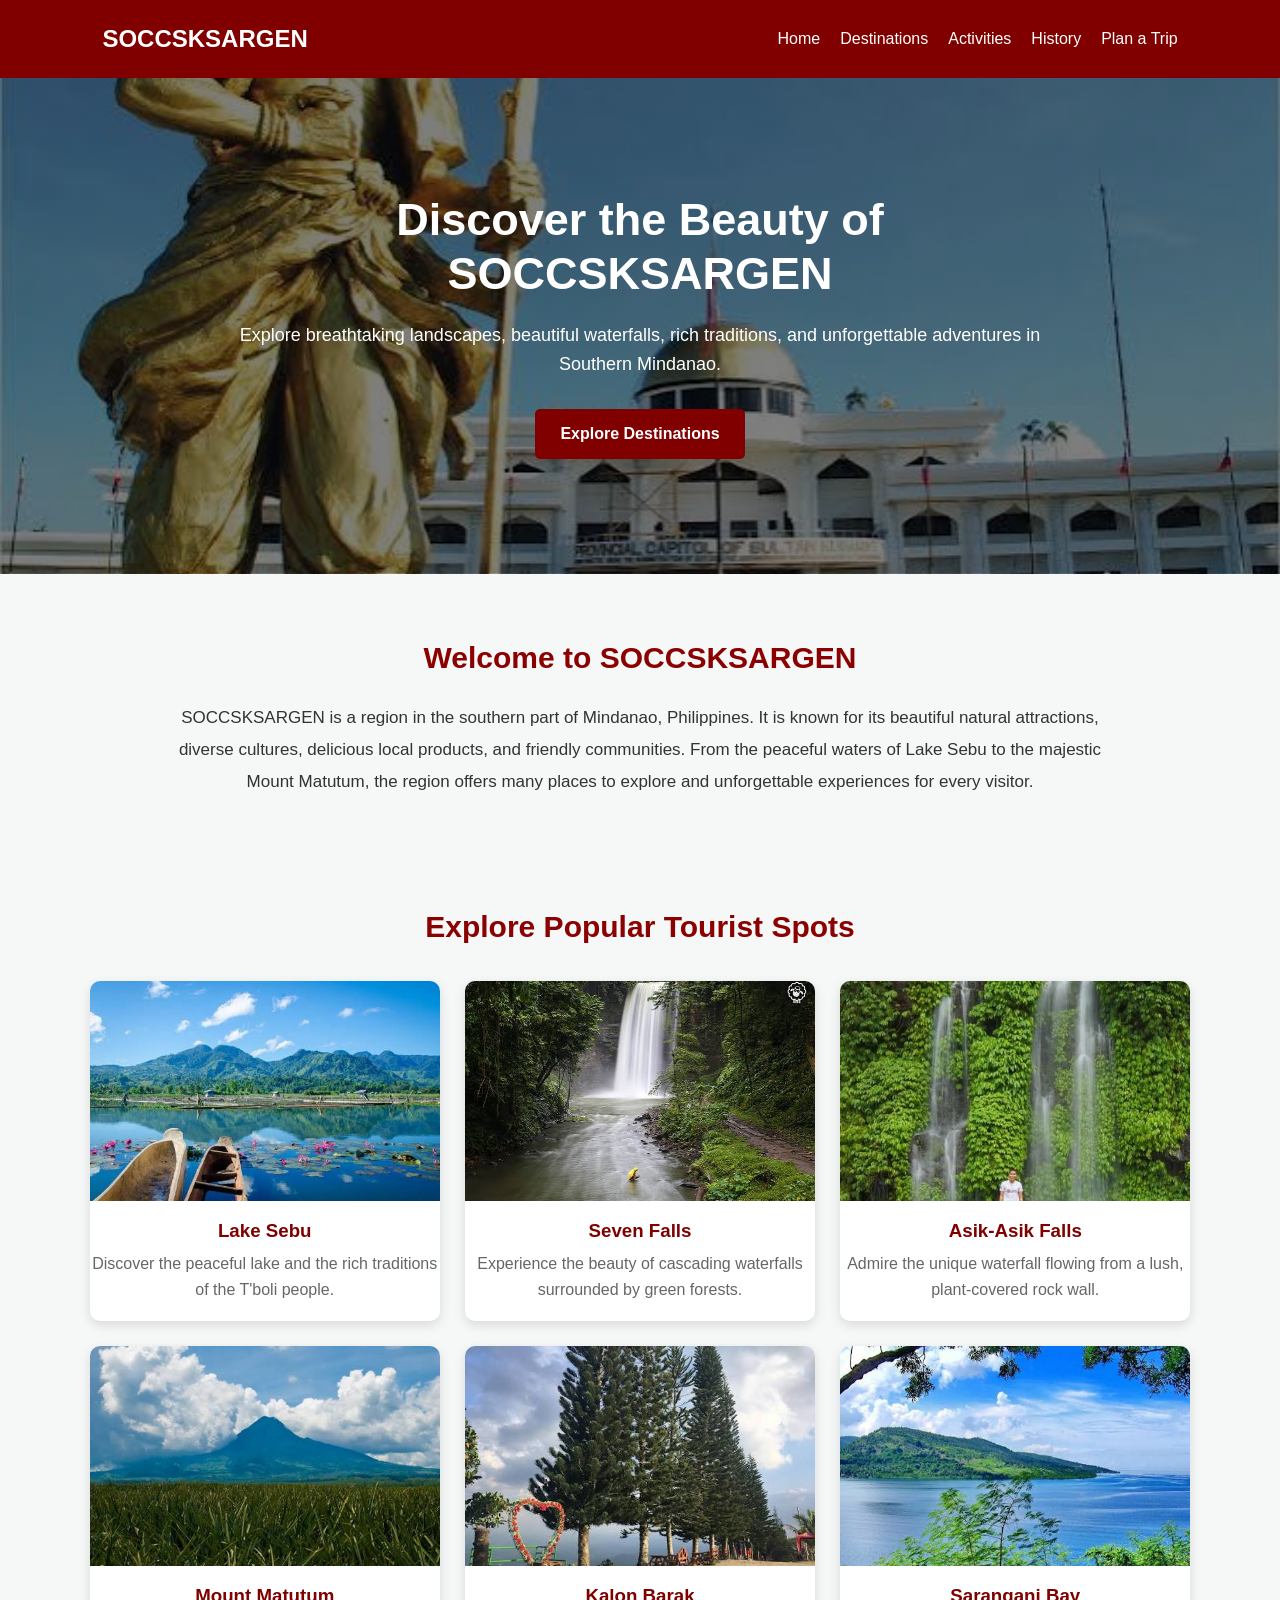
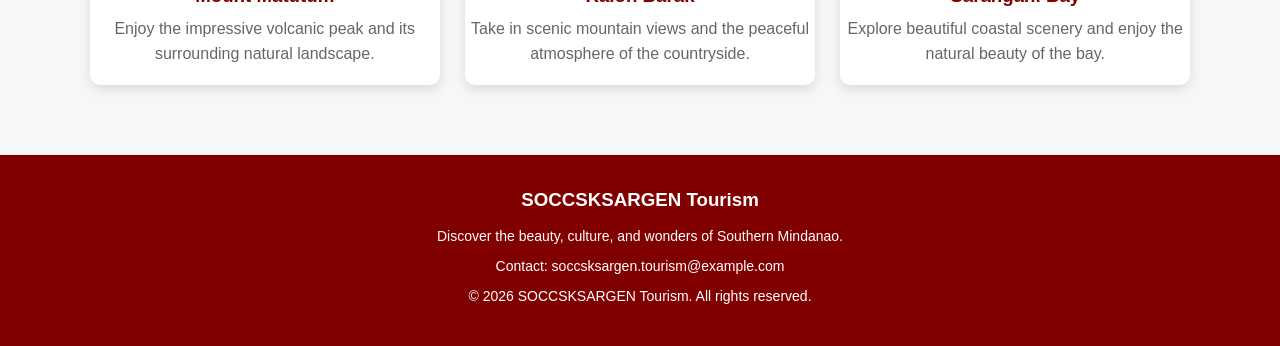
<file: finale project/index.html>
<!DOCTYPE html>
<html lang="en">
<head>
    <meta charset="UTF-8">
    <meta name="viewport" content="width=device-width, initial-scale=1.0">
    <meta name="description" content="Discover the beautiful tourist destinations, culture, and natural wonders of SOCCSKSARGEN.">
    <title>SOCCSKSARGEN | Explore Southern Mindanao</title>
    <link rel="stylesheet" href="styles.css">
</head>
<body>

    <header class="hero">
        <nav class="navbar">
            <h2 class="logo">SOCCSKSARGEN</h2>
            <ul>
                <li><a href="index.html">Home</a></li>
                <li><a href="destinations.html">Destinations</a></li>
                <li><a href="activities.html">Activities</a></li>
                <li><a href="history.html">History</a></li>
                <li><a href="plan a trip.html">Plan a Trip</a></li>
            </ul>
        </nav>

        <div class="hero-content">
            <h1>Discover the Beauty of SOCCSKSARGEN</h1>
            <p>
                Explore breathtaking landscapes, beautiful waterfalls,
                rich traditions, and unforgettable adventures in Southern Mindanao.
            </p>
            <a href="destinations.html" class="btn">Explore Destinations</a>
        </div>
    </header>

    <section class="introduction">
        <h2>Welcome to SOCCSKSARGEN</h2>
        <p>
            SOCCSKSARGEN is a region in the southern part of Mindanao,
            Philippines. It is known for its beautiful natural attractions,
            diverse cultures, delicious local products, and friendly communities.
            From the peaceful waters of Lake Sebu to the majestic Mount Matutum,
            the region offers many places to explore and unforgettable experiences
            for every visitor.
        </p>
    </section>

    <section class="gallery">
        <h2>Explore Popular Tourist Spots</h2>

        <div class="gallery-grid">

            <div class="destination-card">
                <img src="lake sebu.jpeg" alt="Beautiful scenery of Lake Sebu">
                <h3>Lake Sebu</h3>
                <p>Discover the peaceful lake and the rich traditions of the T'boli people.</p>
            </div>

            <div class="destination-card">
                <img src="sevenfalls.jpeg" alt="Waterfall in Lake Sebu">
                <h3>Seven Falls</h3>
                <p>Experience the beauty of cascading waterfalls surrounded by green forests.</p>
            </div>

            <div class="destination-card">
                <img src="asik asik falls.jpeg" alt="Green cliffs and flowing water at Asik-Asik Falls">
                <h3>Asik-Asik Falls</h3>
                <p>Admire the unique waterfall flowing from a lush, plant-covered rock wall.</p>
            </div>

            <div class="destination-card">
                <img src="mount matutum.jpeg" alt="Mount Matutum surrounded by greenery">
                <h3>Mount Matutum</h3>
                <p>Enjoy the impressive volcanic peak and its surrounding natural landscape.</p>
            </div>

            <div class="destination-card">
                <img src="kalon barak.jpeg" alt="Mountain views at Kalon Barak Skyline Ridge">
                <h3>Kalon Barak</h3>
                <p>Take in scenic mountain views and the peaceful atmosphere of the countryside.</p>
            </div>

            <div class="destination-card">
                <img src="sarangani bay.jpeg" alt="Coastal scenery at Sarangani Bay">
                <h3>Sarangani Bay</h3>
                <p>Explore beautiful coastal scenery and enjoy the natural beauty of the bay.</p>
            </div>

        </div>
    </section>

    <footer>
        <h3>SOCCSKSARGEN Tourism</h3>
        <p>Discover the beauty, culture, and wonders of Southern Mindanao.</p>
        <p>Contact: soccsksargen.tourism@example.com</p>
        <p>&copy; 2026 SOCCSKSARGEN Tourism. All rights reserved.</p>
    </footer>

</body>
</html>
</file>
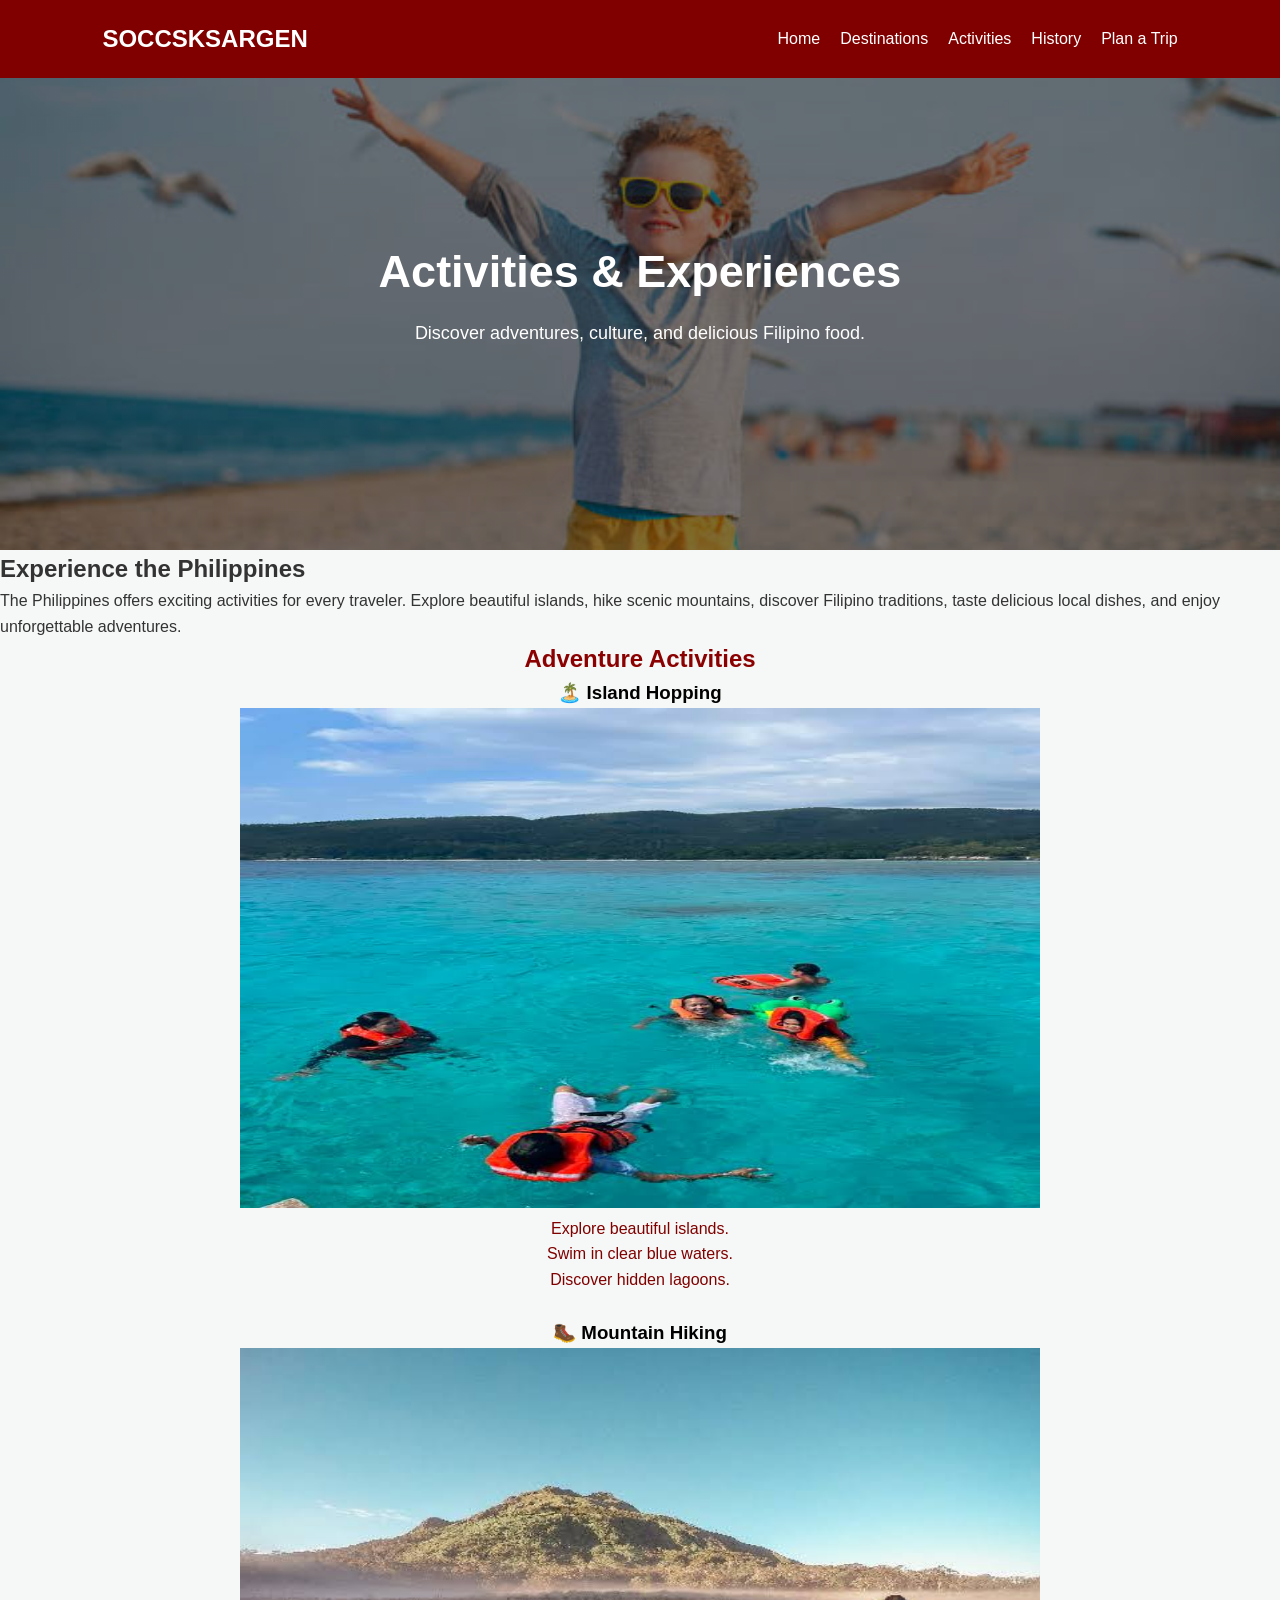
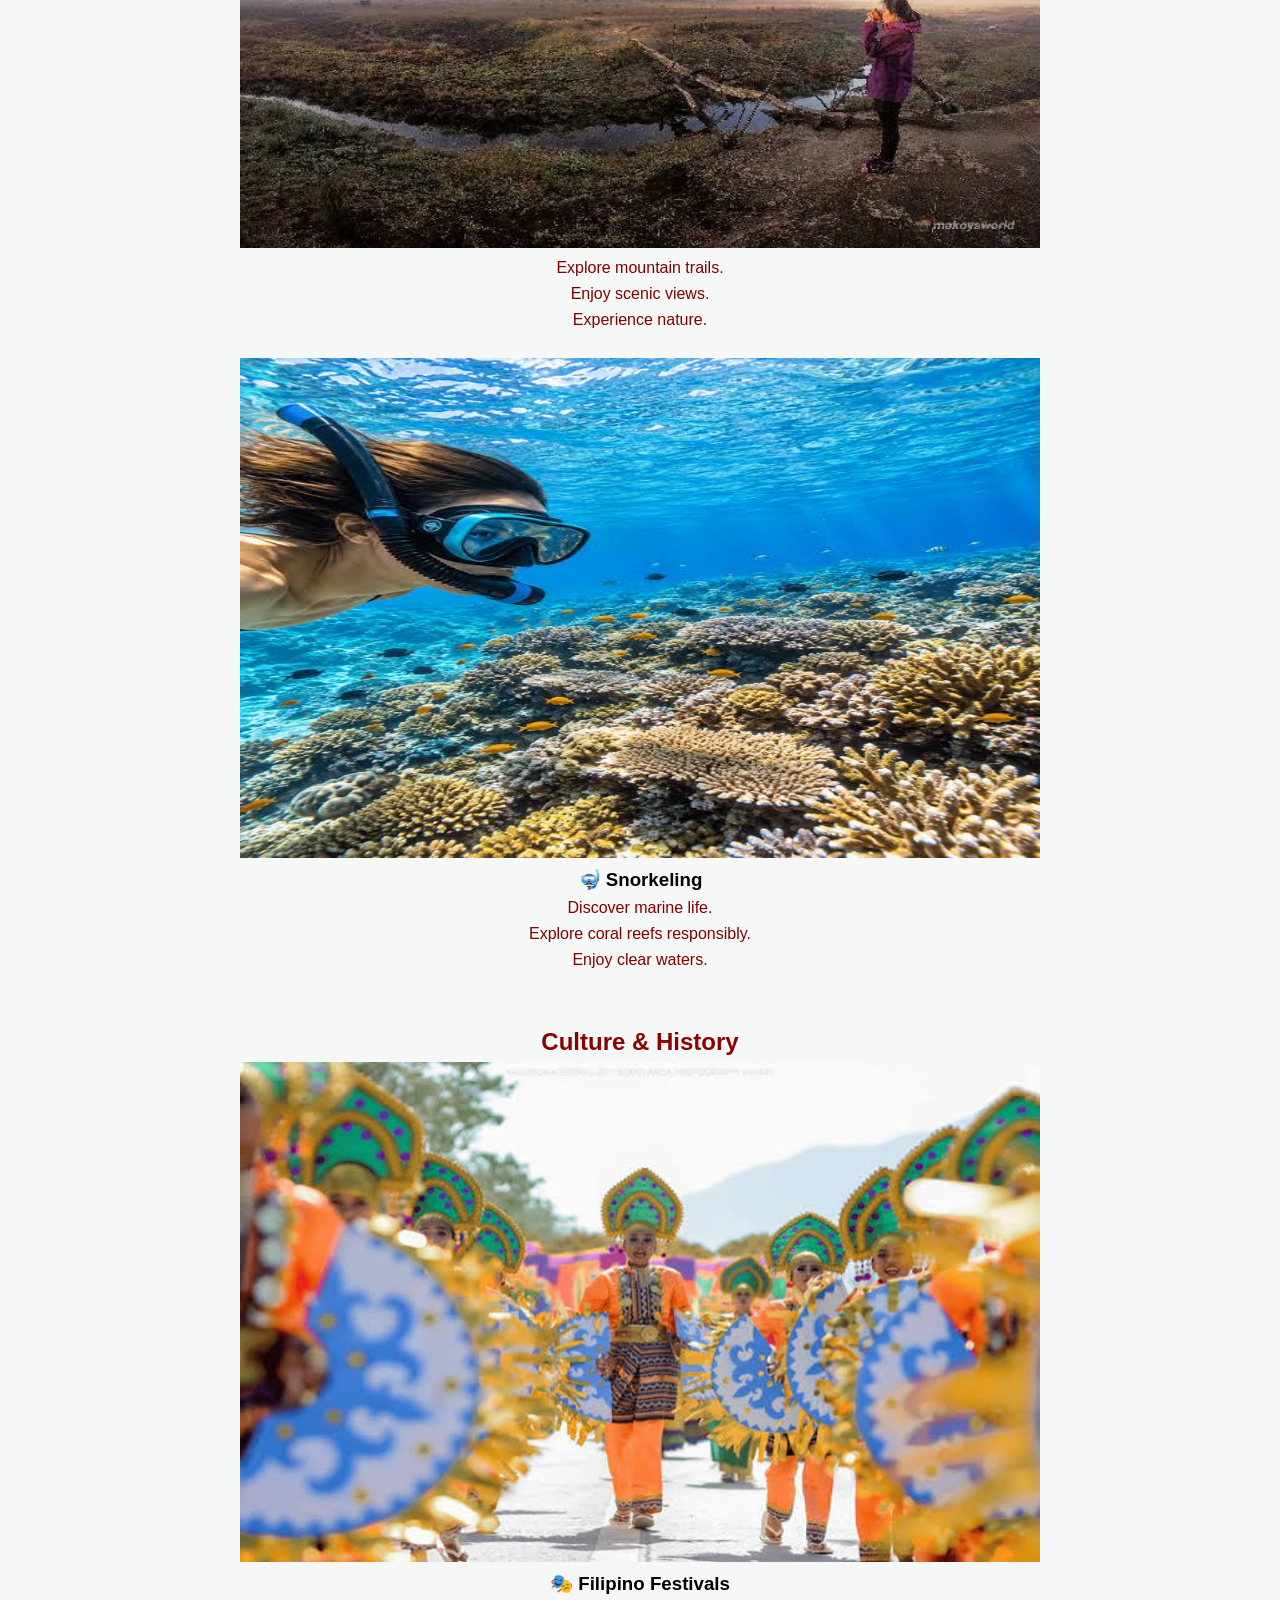
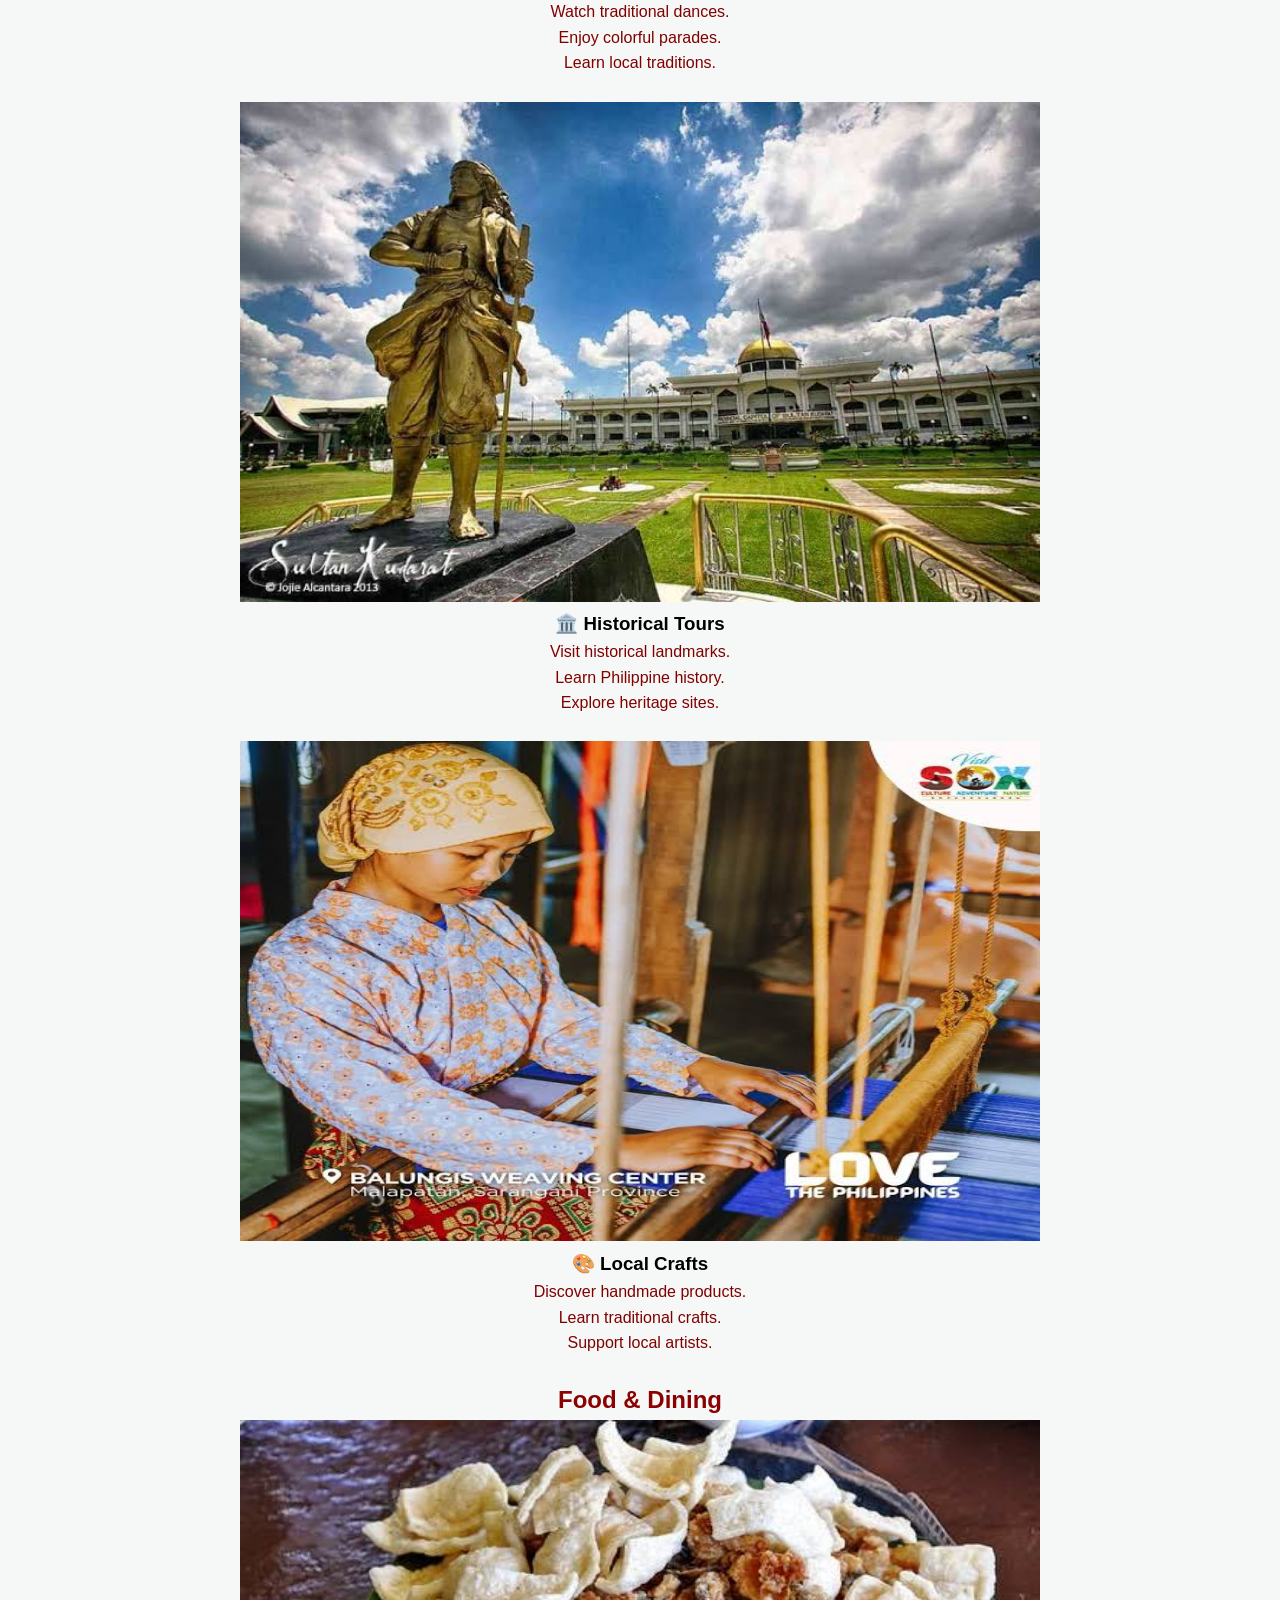
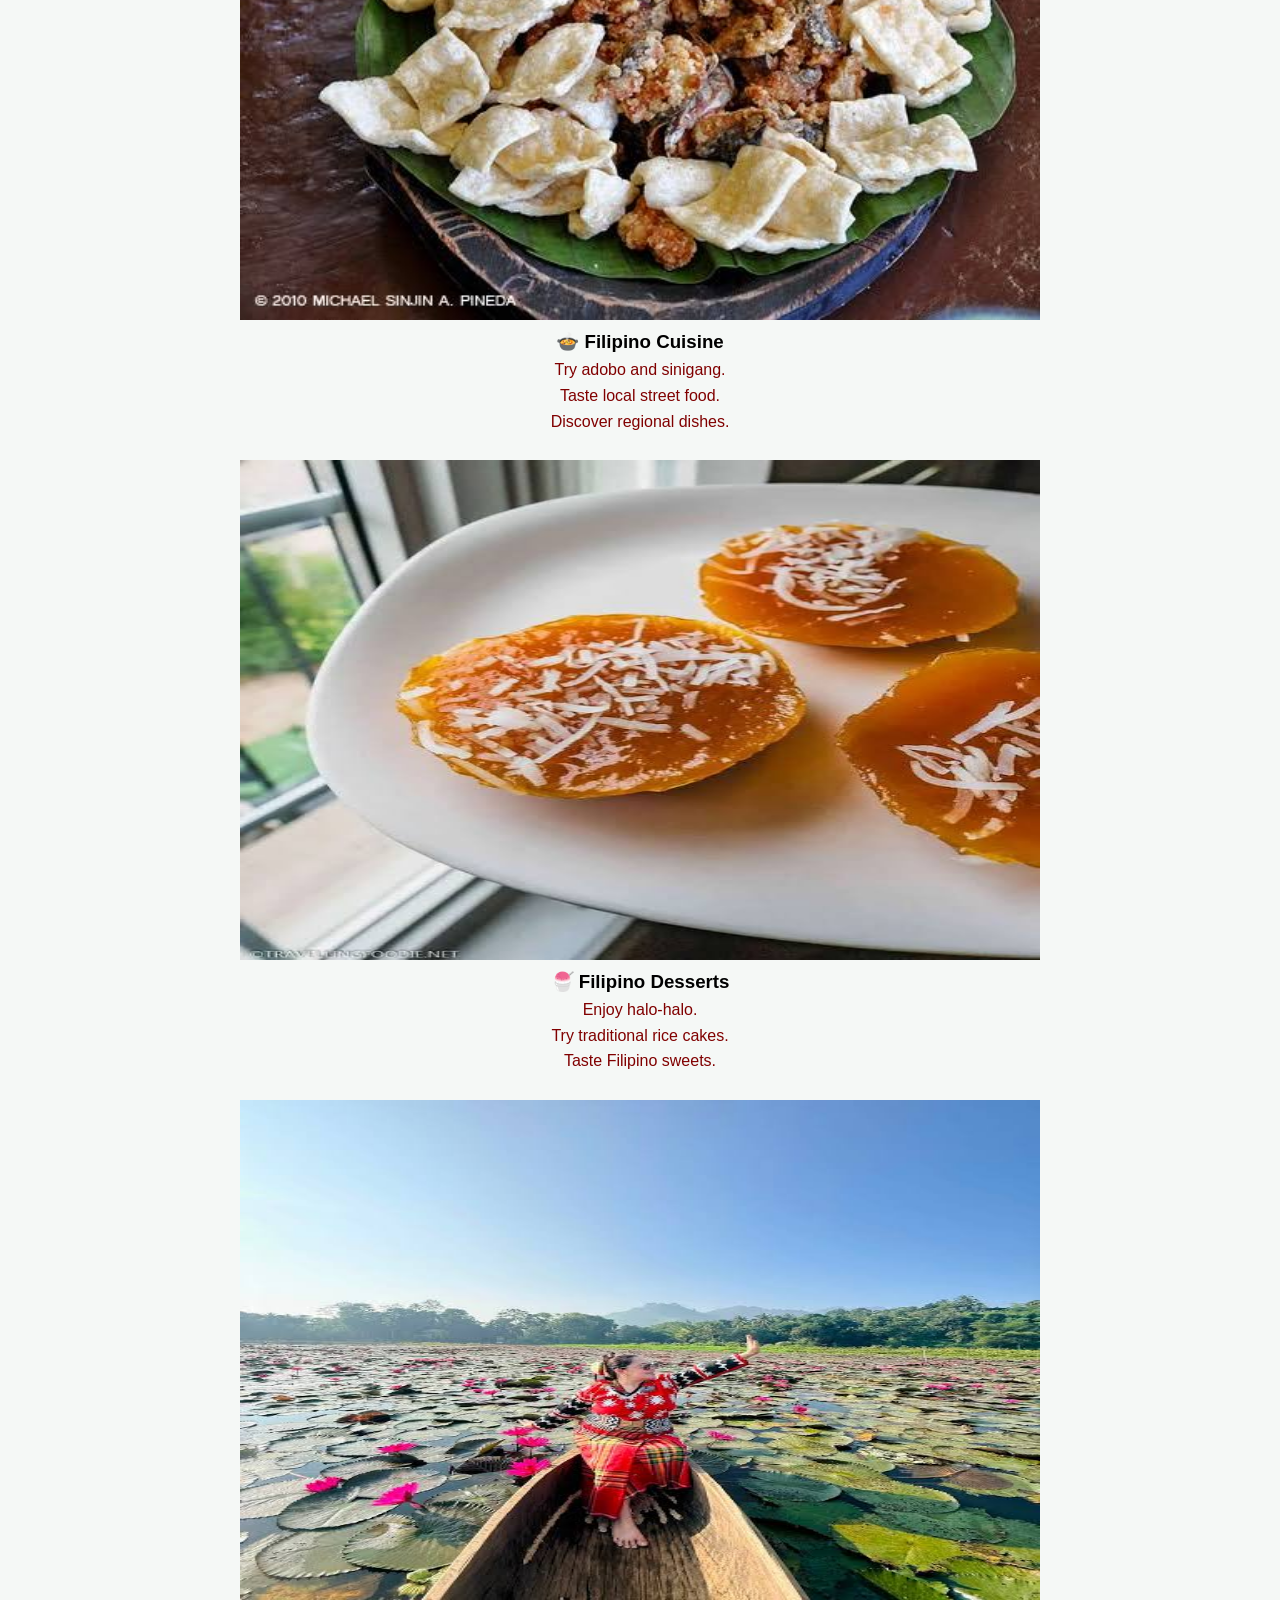
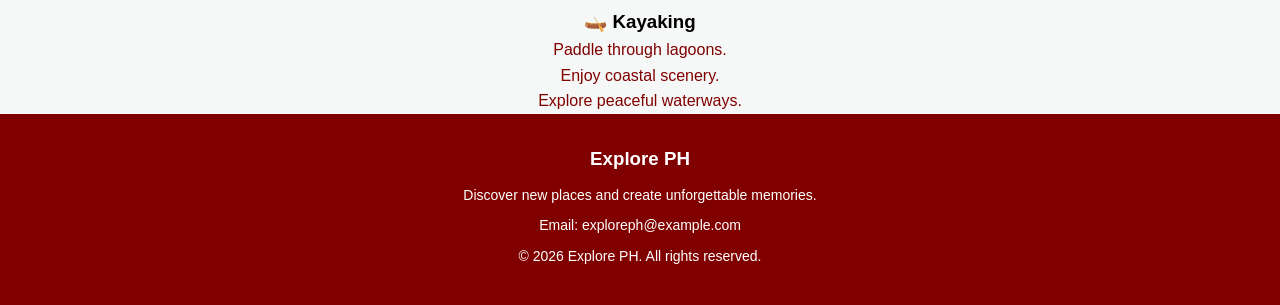
<file: finale project/activities.html>
<!DOCTYPE html>
<html lang="en">

<head>
    <meta charset="UTF-8">
    <meta name="viewport" content="width=device-width, initial-scale=1.0">
    <meta name="description" content="Discover the popular tourist destinations of SOCCSKSARGEN.">
    <title>Activities & Experiences</title>
    <link rel="stylesheet" href="styles.css">
</head>

<body>

    <header class="activities">
        <nav class="navbar">
            <h2 class="logo">SOCCSKSARGEN</h2>
            <ul>
                <li><a href="index.html">Home</a></li>
                <li><a href="destinations.html">Destinations</a></li>
                <li><a href="activities.html">Activities</a></li>
                <li><a href="history.html">History</a></li>
                <li><a href="plan a trip.html">Plan a Trip</a></li>
            </ul>
        </nav>

        <div class="hero-content">
            <br>
            <br>
            <h1>Activities & Experiences</h1>
            <p>Discover adventures, culture, and delicious Filipino food.</p>

        </div>
    </header>

    <main>
        <section>
            <h2>Experience the Philippines</h2>
            <p>
                The Philippines offers exciting activities for every traveler.
                Explore beautiful islands, hike scenic mountains, discover
                Filipino traditions, taste delicious local dishes, and enjoy
                unforgettable adventures.
            </p>
        </section>
        <section class="separate">
            <h2 class="separate">Adventure Activities</h2>

            <div>
                <div >
                    <h3 >🏝️ Island Hopping</h3>
                    <img src="Island Hopping.jpeg" alt="Island hopping" width="500" height="500">
                    <ul>
                        <li>Explore beautiful islands.</li>
                        <li>Swim in clear blue waters.</li>
                        <li>Discover hidden lagoons.</li>
                    </ul>
                </div>
                <br>
                <div>
                    <h3>🥾 Mountain Hiking</h3>
                    <img src="Mountaing hiking.jpeg" alt="Mountain hiking" width="500" height="500">
                    <ul>
                        <li>Explore mountain trails.</li>
                        <li>Enjoy scenic views.</li>
                        <li>Experience nature.</li>
                    </ul>
                </div>
                <br>
                <div>
                    <img src="snorkeling.jpeg" alt="Snorkeling">
                    <h3>🤿 Snorkeling</h3>
                    <ul>
                        <li>Discover marine life.</li>
                        <li>Explore coral reefs responsibly.</li>
                        <li>Enjoy clear waters.</li>
                    </ul>
                </div>
            </div>
        </section>
        <br>
        <br>
        <section class="separate">
            <h2>Culture & History</h2>

            <div>
                <div>
                    <img src="festival.jpeg" alt="Filipino festival">
                    <h3>🎭 Filipino Festivals</h3>
                    <ul>
                        <li>Watch traditional dances.</li>
                        <li>Enjoy colorful parades.</li>
                        <li>Learn local traditions.</li>
                    </ul>
                </div>
                <br>
                <div>
                    <img src="historical tours.jpeg" alt="Historical landmarks">
                    <h3>🏛️ Historical Tours</h3>
                    <ul>
                        <li>Visit historical landmarks.</li>
                        <li>Learn Philippine history.</li>
                        <li>Explore heritage sites.</li>
                    </ul>
                </div>
                <br>
                <div>
                    <img src="crafts.jpeg" alt="Traditional Filipino crafts">
                    <h3>🎨 Local Crafts</h3>
                    <ul>
                        <li>Discover handmade products.</li>
                        <li>Learn traditional crafts.</li>
                        <li>Support local artists.</li>
                    </ul>
                </div>
            </div>
        </section>
        <br>
        <section class="separate">
            <h2>Food & Dining</h2>

            <div >
                <div>
                    <img src="cuisine.jpeg" alt="Filipino cuisine">
                    <h3>🍲 Filipino Cuisine</h3>
                    <ul>
                        <li>Try adobo and sinigang.</li>
                        <li>Taste local street food.</li>
                        <li>Discover regional dishes.</li>
                    </ul>
                </div>
                <br>
                <div>
                    <img src="dessert.jpeg" alt="Filipino desserts">
                    <h3>🍧 Filipino Desserts</h3>
                    <ul>
                        <li>Enjoy halo-halo.</li>
                        <li>Try traditional rice cakes.</li>
                        <li>Taste Filipino sweets.</li>
                    </ul>
                </div>
                <br>
                <div>
                    <img src="kayak.jpeg" alt="Kayaking in a lagoon">
                    <h3>🛶 Kayaking</h3>
                    <ul>
                        <li>Paddle through lagoons.</li>
                        <li>Enjoy coastal scenery.</li>
                        <li>Explore peaceful waterways.</li>
                    </ul>
                </div>
            </div>
        </section>
    </main>

    <footer>
        <h3>Explore PH</h3>
        <p>Discover new places and create unforgettable memories.</p>
        <p>Email: exploreph@example.com</p>
        <p>&copy; 2026 Explore PH. All rights reserved.</p>
    </footer>

</body>

</html>
</file>
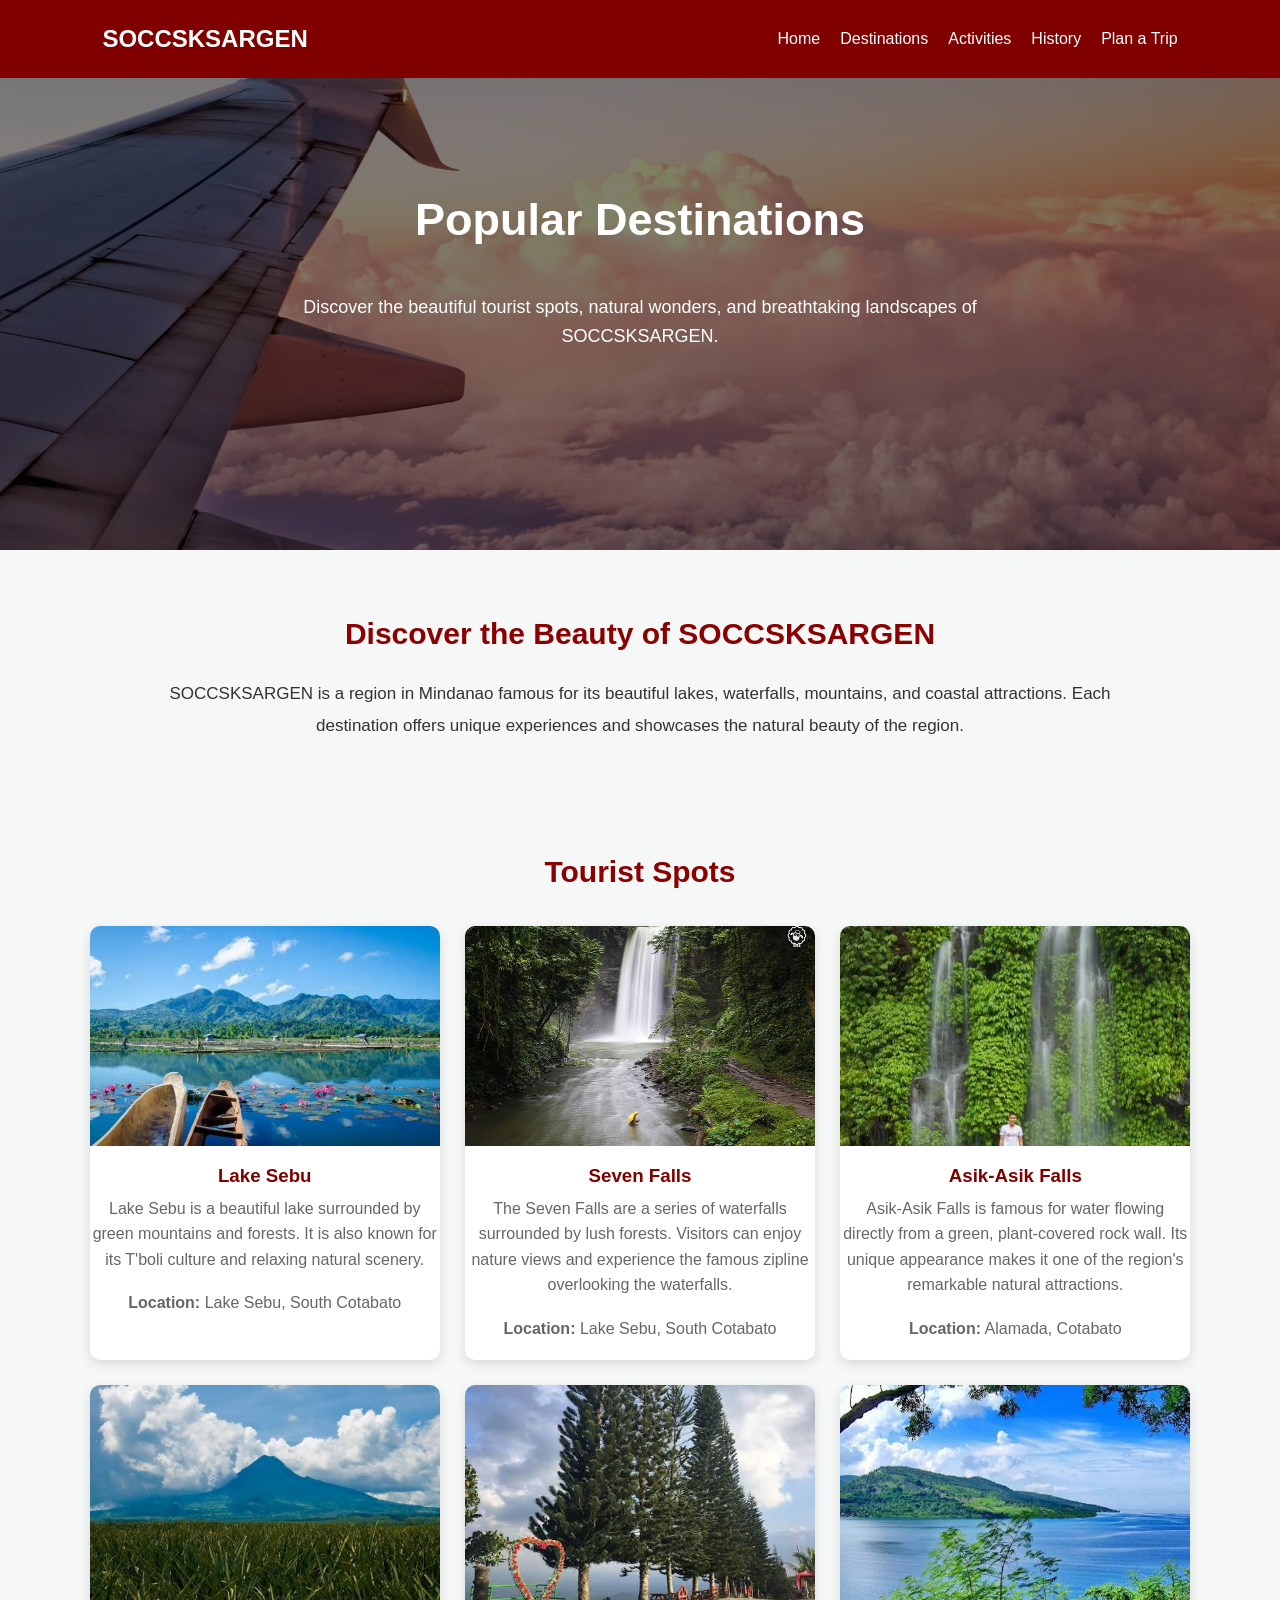
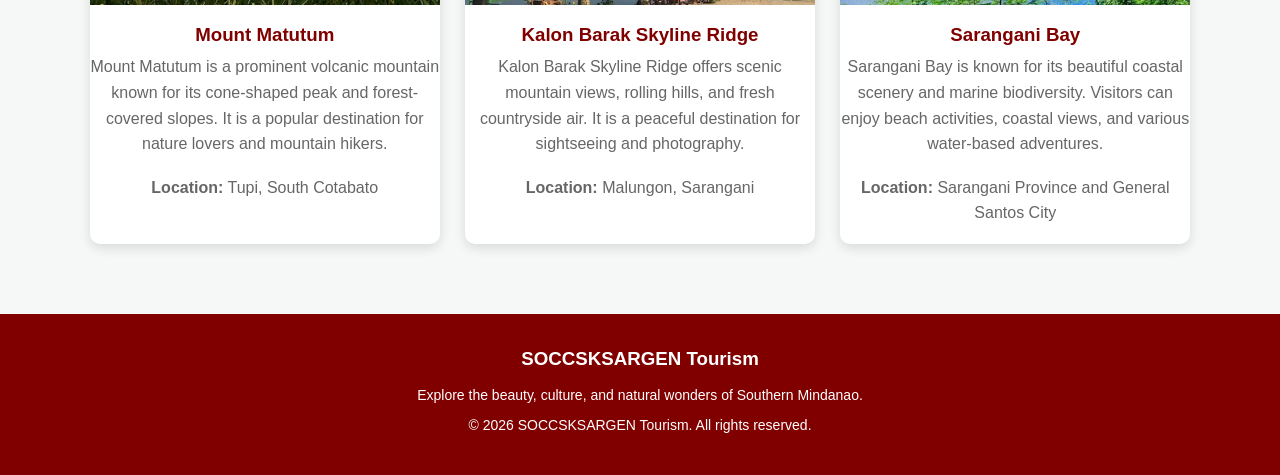
<file: finale project/destinations.html>
<!DOCTYPE html>
<html lang="en">
<head>
    <meta charset="UTF-8">
    <meta name="viewport" content="width=device-width, initial-scale=1.0">
    <meta name="description" content="Discover the popular tourist destinations of SOCCSKSARGEN.">
    <title>Popular Destinations | SOCCSKSARGEN</title>
    <link rel="stylesheet" href="styles.css">
</head>
<body>

    <header class="destination">
        <nav class="navbar">
            <h2 class="logo">SOCCSKSARGEN</h2>
            <ul>
                <li><a href="index.html">Home</a></li>
                <li><a href="destinations.html">Destinations</a></li>
                <li><a href="activities.html">Activities</a></li>
                <li><a href="history.html">History</a></li>
                <li><a href="plan a trip.html">Plan a Trip</a></li>
            </ul>
        </nav>

        <div class="hero-content">
            <h1>Popular Destinations</h1>
            <br>
            <p>Discover the beautiful tourist spots, natural wonders, and breathtaking landscapes of SOCCSKSARGEN.</p>
        </div>
    </header>

    <section class="introduction">
        <h2>Discover the Beauty of SOCCSKSARGEN</h2>
        <p>
            SOCCSKSARGEN is a region in Mindanao famous for its beautiful lakes,
            waterfalls, mountains, and coastal attractions. Each destination offers
            unique experiences and showcases the natural beauty of the region.
        </p>
    </section>

    <section class="gallery" id="destinations">
        <h2>Tourist Spots</h2>

        <div class="gallery-grid">

            <div class="destination-card">
                <img src="lake sebu.jpeg" alt="Scenic view of Lake Sebu">
                <h3>Lake Sebu</h3>
                <p>
                    Lake Sebu is a beautiful lake surrounded by green mountains
                    and forests. It is also known for its T'boli culture and
                    relaxing natural scenery.
                </p>
                <p><strong>Location:</strong> Lake Sebu, South Cotabato</p>
            </div>

            <div class="destination-card">
                <img src="sevenfalls.jpeg" alt="Waterfall at the Seven Falls">
                <h3>Seven Falls</h3>
                <p>
                    The Seven Falls are a series of waterfalls surrounded by
                    lush forests. Visitors can enjoy nature views and experience
                    the famous zipline overlooking the waterfalls.
                </p>
                <p><strong>Location:</strong> Lake Sebu, South Cotabato</p>
            </div>

            <div class="destination-card">
                <img src="asik asik falls.jpeg" alt="Water flowing down the green cliffs of Asik-Asik Falls">
                <h3>Asik-Asik Falls</h3>
                <p>
                    Asik-Asik Falls is famous for water flowing directly from
                    a green, plant-covered rock wall. Its unique appearance
                    makes it one of the region's remarkable natural attractions.
                </p>
                <p><strong>Location:</strong> Alamada, Cotabato</p>
            </div>

            <div class="destination-card">
                <img src="mount matutum.jpeg" alt="Mount Matutum rising above the landscape">
                <h3>Mount Matutum</h3>
                <p>
                    Mount Matutum is a prominent volcanic mountain known for
                    its cone-shaped peak and forest-covered slopes. It is a
                    popular destination for nature lovers and mountain hikers.
                </p>
                <p><strong>Location:</strong> Tupi, South Cotabato</p>
            </div>

            <div class="destination-card">
                <img src="kalon barak.jpeg" alt="Mountain scenery at Kalon Barak Skyline Ridge">
                <h3>Kalon Barak Skyline Ridge</h3>
                <p>
                    Kalon Barak Skyline Ridge offers scenic mountain views,
                    rolling hills, and fresh countryside air. It is a peaceful
                    destination for sightseeing and photography.
                </p>
                <p><strong>Location:</strong> Malungon, Sarangani</p>
            </div>

            <div class="destination-card">
                <img src="sarangani bay.jpeg" alt="Coastal scenery along Sarangani Bay">
                <h3>Sarangani Bay</h3>
                <p>
                    Sarangani Bay is known for its beautiful coastal scenery
                    and marine biodiversity. Visitors can enjoy beach activities,
                    coastal views, and various water-based adventures.
                </p>
                <p><strong>Location:</strong> Sarangani Province and General Santos City</p>
            </div>

        </div>
    </section>

    <footer>
        <h3>SOCCSKSARGEN Tourism</h3>
        <p>Explore the beauty, culture, and natural wonders of Southern Mindanao.</p>
        <p>&copy; 2026 SOCCSKSARGEN Tourism. All rights reserved.</p>
    </footer>

</body>
</html>
</file>
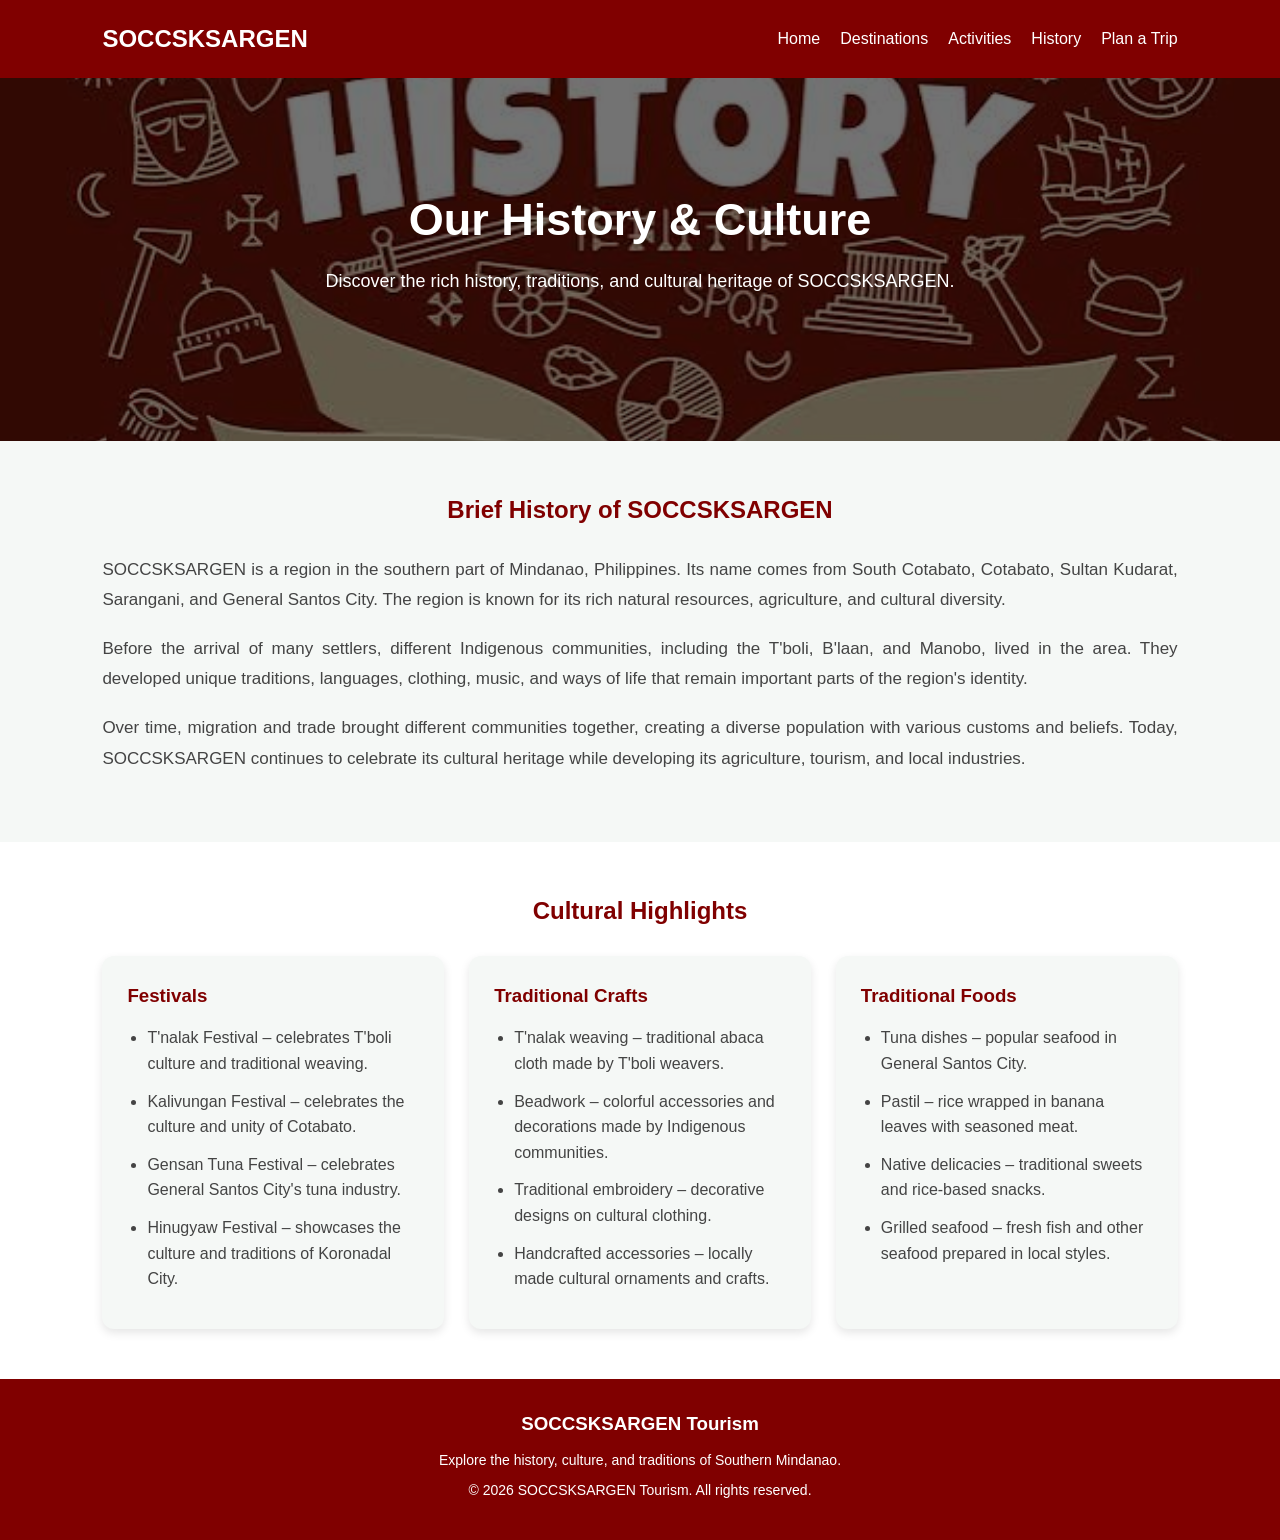
<file: finale project/History.html>
<!DOCTYPE html>
<html lang="en">
<head>
    <meta charset="UTF-8">
    <meta name="viewport" content="width=device-width, initial-scale=1.0">
    <meta name="description" content="Discover the history and culture of SOCCSKSARGEN.">
    <title>Our History & Culture | SOCCSKSARGEN</title>
    <link rel="stylesheet" href="styles.css">
</head>
<body>

    <header class="history">
        <nav class="navbar">
            <h2 class="logo">SOCCSKSARGEN</h2>
            <ul>
                <li><a href="index.html">Home</a></li>
                <li><a href="destinations.html">Destinations</a></li>
                <li><a href="activities.html">Activities</a></li>
                <li><a href="history.html">History</a></li>
                <li><a href="plan a trip.html">Plan a Trip</a></li>
            </ul>
        </nav>

        <div class="hero-content">
            <h1>Our History & Culture</h1>
            <p>Discover the rich history, traditions, and cultural heritage of SOCCSKSARGEN.</p>
        </div>
    </header>

    <main>
        <section class="history-section">
            <h2>Brief History of SOCCSKSARGEN</h2>

            <p>
                SOCCSKSARGEN is a region in the southern part of Mindanao,
                Philippines. Its name comes from South Cotabato, Cotabato,
                Sultan Kudarat, Sarangani, and General Santos City. The region
                is known for its rich natural resources, agriculture, and
                cultural diversity.
            </p>

            <p>
                Before the arrival of many settlers, different Indigenous
                communities, including the T'boli, B'laan, and Manobo,
                lived in the area. They developed unique traditions, languages,
                clothing, music, and ways of life that remain important parts
                of the region's identity.
            </p>

            <p>
                Over time, migration and trade brought different communities
                together, creating a diverse population with various customs
                and beliefs. Today, SOCCSKSARGEN continues to celebrate its
                cultural heritage while developing its agriculture, tourism,
                and local industries.
            </p>
        </section>

        <section class="culture-section">
            <h2>Cultural Highlights</h2>

            <div class="culture-grid">
                <div class="culture-card">
                    <h3>Festivals</h3>
                    <ul>
                        <li>T'nalak Festival – celebrates T'boli culture and traditional weaving.</li>
                        <li>Kalivungan Festival – celebrates the culture and unity of Cotabato.</li>
                        <li>Gensan Tuna Festival – celebrates General Santos City's tuna industry.</li>
                        <li>Hinugyaw Festival – showcases the culture and traditions of Koronadal City.</li>
                    </ul>
                </div>

                <div class="culture-card">
                    <h3>Traditional Crafts</h3>
                    <ul>
                        <li>T'nalak weaving – traditional abaca cloth made by T'boli weavers.</li>
                        <li>Beadwork – colorful accessories and decorations made by Indigenous communities.</li>
                        <li>Traditional embroidery – decorative designs on cultural clothing.</li>
                        <li>Handcrafted accessories – locally made cultural ornaments and crafts.</li>
                    </ul>
                </div>

                <div class="culture-card">
                    <h3>Traditional Foods</h3>
                    <ul>
                        <li>Tuna dishes – popular seafood in General Santos City.</li>
                        <li>Pastil – rice wrapped in banana leaves with seasoned meat.</li>
                        <li>Native delicacies – traditional sweets and rice-based snacks.</li>
                        <li>Grilled seafood – fresh fish and other seafood prepared in local styles.</li>
                    </ul>
                </div>
            </div>
        </section>
    </main>

    <footer>
        <h3>SOCCSKSARGEN Tourism</h3>
        <p>Explore the history, culture, and traditions of Southern Mindanao.</p>
        <p>&copy; 2026 SOCCSKSARGEN Tourism. All rights reserved.</p>
    </footer>

</body>
</html>
</file>
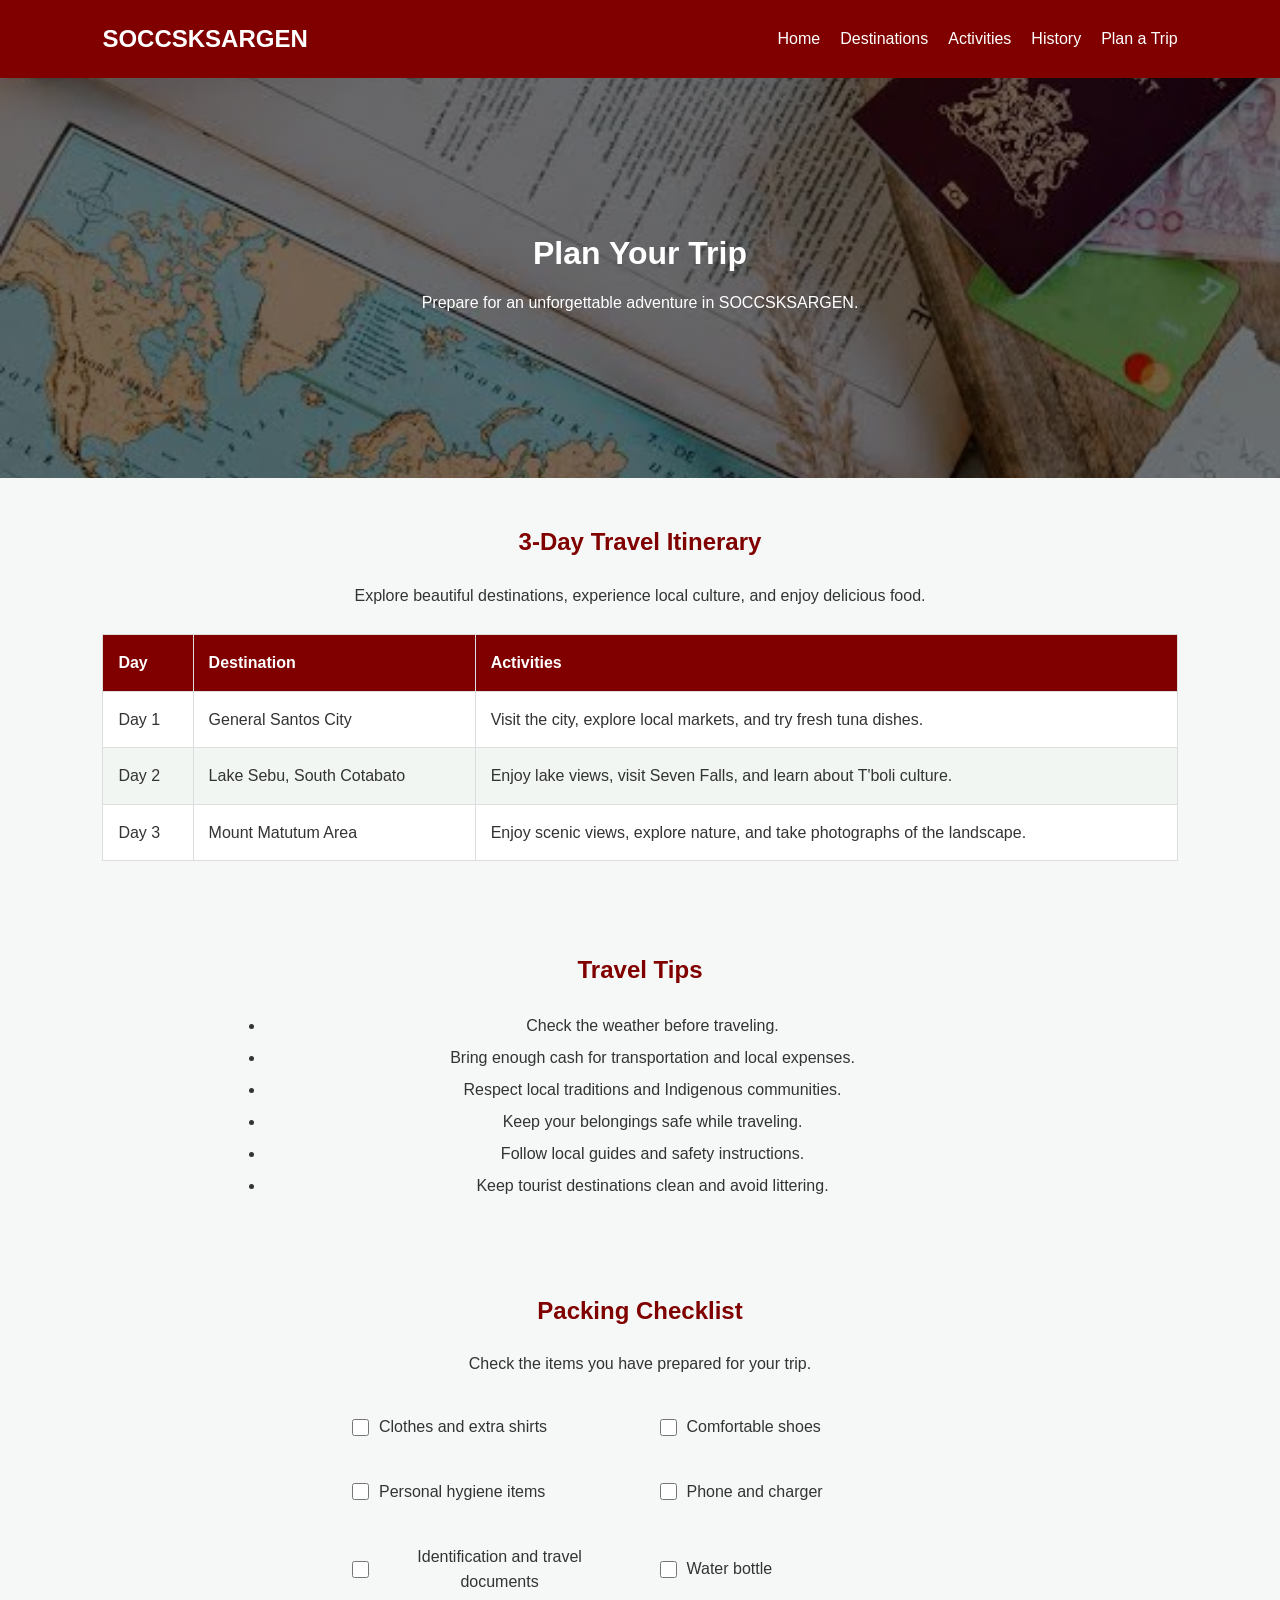
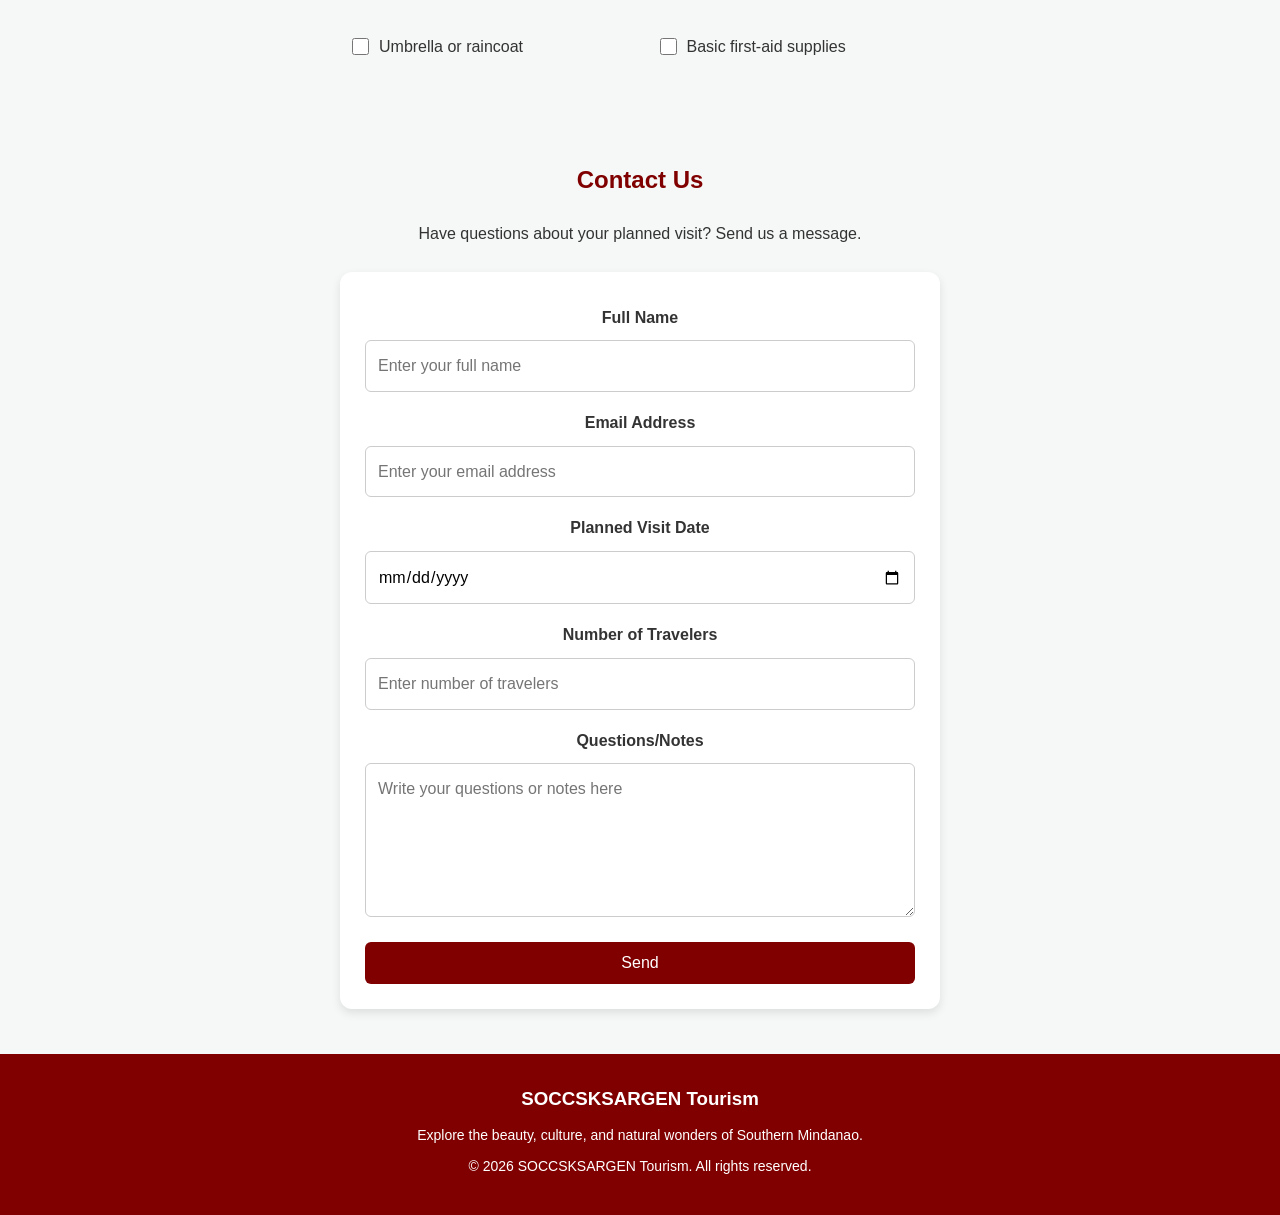
<file: finale project/plan a trip.html>
<!DOCTYPE html>
<html lang="en">
<head>
    <meta charset="UTF-8">
    <meta name="viewport" content="width=device-width, initial-scale=1.0">
    <meta name="description" content="Plan your trip to SOCCSKSARGEN with our travel guide, itinerary, and travel tips.">
    <title>Plan Your Trip | SOCCSKSARGEN</title>
    <link rel="stylesheet" href="styles.css">
</head>
<body>

    <header class="plan-trip">
        <nav class="navbar">
            <h2 class="logo">SOCCSKSARGEN</h2>
            <ul>
                <li><a href="index.html">Home</a></li>
                <li><a href="destinations.html">Destinations</a></li>
                <li><a href="activities.html">Activities</a></li>
                <li><a href="history.html">History</a></li>
                <li><a href="plan-trip.html">Plan a Trip</a></li>
            </ul>
        </nav>

        <div class="plan">
            <h1>Plan Your Trip</h1>
            <p>Prepare for an unforgettable adventure in SOCCSKSARGEN.</p>
        </div>
    </header>

    <main>
        <section class="trip-section">
            <h2>3-Day Travel Itinerary</h2>
            <p>Explore beautiful destinations, experience local culture, and enjoy delicious food.</p>

            <div class="table-container">
                <table>
                    <thead>
                        <tr>
                            <th>Day</th>
                            <th>Destination</th>
                            <th>Activities</th>
                        </tr>
                    </thead>
                    <tbody>
                        <tr>
                            <td>Day 1</td>
                            <td>General Santos City</td>
                            <td>Visit the city, explore local markets, and try fresh tuna dishes.</td>
                        </tr>
                        <tr>
                            <td>Day 2</td>
                            <td>Lake Sebu, South Cotabato</td>
                            <td>Enjoy lake views, visit Seven Falls, and learn about T'boli culture.</td>
                        </tr>
                        <tr>
                            <td>Day 3</td>
                            <td>Mount Matutum Area</td>
                            <td>Enjoy scenic views, explore nature, and take photographs of the landscape.</td>
                        </tr>
                    </tbody>
                </table>
            </div>
        </section>

        <section class="trip-section tips-section">
            <h2>Travel Tips</h2>
            <ul>
                <li>Check the weather before traveling.</li>
                <li>Bring enough cash for transportation and local expenses.</li>
                <li>Respect local traditions and Indigenous communities.</li>
                <li>Keep your belongings safe while traveling.</li>
                <li>Follow local guides and safety instructions.</li>
                <li>Keep tourist destinations clean and avoid littering.</li>
            </ul>
        </section>

        <section class="trip-section packing-section">
            <h2>Packing Checklist</h2>
            <p>Check the items you have prepared for your trip.</p>

            <div class="packing-list">
                <label><input type="checkbox"> Clothes and extra shirts</label>
                <label><input type="checkbox"> Comfortable shoes</label>
                <label><input type="checkbox"> Personal hygiene items</label>
                <label><input type="checkbox"> Phone and charger</label>
                <label><input type="checkbox"> Identification and travel documents</label>
                <label><input type="checkbox"> Water bottle</label>
                <label><input type="checkbox"> Umbrella or raincoat</label>
                <label><input type="checkbox"> Basic first-aid supplies</label>
            </div>
        </section>

        <section class="trip-section contact-section">
            <h2>Contact Us</h2>
            <p>Have questions about your planned visit? Send us a message.</p>

            <form class="contact-form" action="#" method="post">
                <label for="full-name">Full Name</label>
                <input type="text" id="full-name" name="full-name" placeholder="Enter your full name" required>

                <label for="email">Email Address</label>
                <input type="email" id="email" name="email" placeholder="Enter your email address" required>

                <label for="visit-date">Planned Visit Date</label>
                <input type="date" id="visit-date" name="visit-date" required>

                <label for="travelers">Number of Travelers</label>
                <input type="number" id="travelers" name="travelers" min="1" placeholder="Enter number of travelers" required>

                <label for="notes">Questions/Notes</label>
                <textarea id="notes" name="notes" rows="5" placeholder="Write your questions or notes here"></textarea>

                <button type="submit">Send</button>
            </form>
        </section>
    </main>

    <footer>
        <h3>SOCCSKSARGEN Tourism</h3>
        <p>Explore the beauty, culture, and natural wonders of Southern Mindanao.</p>
        <p>&copy; 2026 SOCCSKSARGEN Tourism. All rights reserved.</p>
    </footer>

</body>
</html>
</file>
<file: finale project/styles.css>
* {
    margin: 0;
    padding: 0;
    box-sizing: border-box;
}

html {
    scroll-behavior: smooth;
}

body {
    font-family: Arial, sans-serif;
    line-height: 1.6;
    color: #333;
    background-color: #f5f8f6;
}

.hero {
    min-height: 550px;
    background: linear-gradient(rgba(0, 0, 0, 0.5), rgba(0, 0, 0, 0.5)),
        url("bannerindex.jpeg") center/cover no-repeat;
    background-position: center;
    background-size: 100%;
    background-position: center;
    background-repeat: no-repeat;
    width: 100%;
    height: 100%;
    color: white;
}

.navbar {
    display: flex;
    justify-content: space-between;
    align-items: center;
    padding: 22px 7%;
    background-color: maroon;
}

.logo {
    font-size: 27px;
    color: #ffffff;
}

.navbar ul {
    display: flex;
    list-style: none;
    gap: 22px;
}

.navbar a {
    text-decoration: none;
    color: white;
    font-size: 15px;
    transition: color 0.3s;
}

.navbar a:hover {
    color: #ffd166;
}

.hero-content {
    text-align: center;
    padding: 115px 20px;
    max-width: 850px;
    margin: auto;
}

.hero-content h1 {
    font-size: 45px;
    line-height: 1.2;
    margin-bottom: 20px;
    text-align: center;
}

.hero-content p {
    font-size: 18px;
    margin-bottom: 30px;
    text-align: center;
}

.btn {
    display: inline-block;
    padding: 12px 25px;
    background-color: maroon;
    color: white;
    text-decoration: none;
    border-radius: 5px;
    font-weight: bold;
    transition: background-color 0.3s;
    align-self: center;
}

.btn:hover {
    background-color: darkred;
}

.introduction {
    max-width: 1000px;
    margin: auto;
    padding: 60px 25px;
    text-align: center;
}

.introduction h2,
.gallery h2 {
    font-size: 30px;
    color: DarkRed;
    margin-bottom: 20px;
}

.introduction p {
    font-size: 17px;
    line-height: 1.9;
}

.gallery {
    padding: 45px 7% 70px;
    text-align: center;
}

.gallery-grid {
    display: grid;
    grid-template-columns: repeat(3, 1fr);
    gap: 25px;
    margin-top: 30px;
}

.destination-card {
    background-color: white;
    border-radius: 10px;
    overflow: hidden;
    box-shadow: 0 4px 12px rgba(0, 0, 0, 0.12);
    transition: transform 0.3s;
}

.destination-card:hover {
    transform: translateY(-5px);
}

.destination-card img {
    width: 100%;
    height: 220px;
    object-fit: cover;
    display: block;
}

.destination-card h3 {
    color: Maroon;
    margin: 15px 10px 5px;
}

.destination-card p {
    padding-bottom: 18px;
    color: #666;
}

footer {
    background-color: maroon;
    color: white;
    text-align: center;
    padding: 30px 15px;
}

footer h3 {
    margin-bottom: 10px;
}

footer p {
    margin: 5px 0;
    font-size: 14px;
}

.hello {
    text-align: center;
}

.destination {
    min-height: 550px;
    background: linear-gradient(rgba(0, 0, 0, 0.5), rgba(0, 0, 0, 0.5)),
    url("DestinationBanner.jpeg") center/cover no-repeat;
    background-position: center;
    background-size: 100%;
    background-position: center;
    background-repeat: no-repeat;
    width: 100%;
    height: 450px;
    color: white;
}

.activities {
    min-height: 550px;
    background: linear-gradient(rgba(0, 0, 0, 0.5), rgba(0, 0, 0, 0.5)),
    url("activities.jpeg") center/cover no-repeat;
    background-position: center;
    background-size: 100%;
    background-position: center;
    background-repeat: no-repeat;
    width: 100%;
    height: 450px;
    color: white;
}

.separate {
    text-align: center;
}

.separate img {
    width: 800px;
    height: 500px;
}

.separate h2 {
    color: DarkRed;
}

.separate h3 {
    color: black;
}

.separate ul {
    color: maroon;
}

.history {
    min-height: 400px;
    background: linear-gradient(rgba(0, 0, 0, 0.55), rgba(0, 0, 0, 0.55)),
    url("history.jpeg");
    background-size: cover;
    background-position: center;
    color: white;
}

.navbar {
    display: flex;
    justify-content: space-between;
    align-items: center;
    padding: 20px 8%;
}

.logo {
    font-size: 24px;
    font-weight: bold;
}

.navbar ul {
    display: flex;
    list-style: none;
    gap: 20px;
}

.navbar ul li a {
    color: white;
    text-decoration: none;
    font-size: 16px;
}

.navbar ul li a:hover {
    color: #b7e4c7;
}





.history-section,
.culture-section {
    padding: 50px 8%;
}

.history-section {
    background-color: #f5f8f6;
}

.history-section h2,
.culture-section h2 {
    text-align: center;
    margin-bottom: 25px;
    color: maroon;
}

.history-section p {
    font-size: 17px;
    line-height: 1.8;
    margin-bottom: 18px;
    color: #444;
    text-align: justify;
}

.culture-section {
    background-color: white;
}

.culture-grid {
    display: grid;
    grid-template-columns: repeat(3, 1fr);
    gap: 25px;
}

.culture-card {
    background-color: #f5f8f6;
    padding: 25px;
    border-radius: 12px;
    box-shadow: 0 4px 10px rgba(0, 0, 0, 0.1);
}

.culture-card h3 {
    color: maroon;
    margin-bottom: 15px;
}

.culture-card ul {
    padding-left: 20px;
}

.culture-card li {
    margin-bottom: 12px;
    line-height: 1.6;
    color: #444;
}

footer {
    background-color: maroon;
    color: white;
    text-align: center;
    padding: 30px 20px;
}

footer h3 {
    margin-bottom: 10px;
}

footer p {
    margin-bottom: 8px;
}

.packing-list {
    grid-template-columns: 1fr;
}

.trip-section {
    padding: 35px 5%;
    text-align: center;
}
.trip-section {
    padding: 45px 8%;
}

.trip-section h2 {
    color: maroon;
    text-align: center;
    margin-bottom: 20px;
}

.trip-section > p {
    text-align: center;
    line-height: 1.7;
    margin-bottom: 25px;
}

.table-container {
    overflow-x: auto;
}

table {
    width: 100%;
    border-collapse: collapse;
    background-color: white;
}

th,
td {
    border: 1px solid #ddd;
    padding: 15px;
    text-align: left;
    line-height: 1.6;
}

th {
    background-color: maroon;
    color: white;
}

tbody tr:nth-child(even) {
    background-color: #f1f6f2;
}

.tips-section {
    background-color: #f5f8f6;
}

.tips-section ul {
    max-width: 800px;
    margin: 0 auto;
    padding-left: 25px;
    line-height: 2;
}

.packing-list {
    max-width: 600px;
    margin: 0 auto;
    display: grid;
    grid-template-columns: repeat(2, 1fr);
    gap: 15px;
}

.packing-list label {
    display: flex;
    align-items: center;
    gap: 10px;
    padding: 12px;
    background-color: #f5f8f6;
    border-radius: 6px;
}

.packing-list input {
    width: 17px;
    height: 17px;
    accent-color: maroon;
}

.contact-section {
    background-color: #f5f8f6;
}

.contact-form {
    max-width: 600px;
    margin: 0 auto;
    padding: 25px;
    background-color: white;
    border-radius: 12px;
    box-shadow: 0 4px 10px rgba(0, 0, 0, 0.1);
    display: flex;
    flex-direction: column;
    gap: 10px;
}

.contact-form label {
    font-weight: bold;
    margin-top: 8px;
}

.contact-form input,
.contact-form textarea {
    width: 100%;
    padding: 12px;
    border: 1px solid #ccc;
    border-radius: 6px;
    font: inherit;
}

.contact-form textarea {
    resize: vertical;
}

.contact-form button {
    padding: 12px;
    margin-top: 15px;
    background-color: maroon;
    color: white;
    border: none;
    border-radius: 6px;
    font-size: 16px;
    cursor: pointer;
}
.plan{
     min-height: 400px;
    background: linear-gradient(rgba(0, 0, 0, 0.55), rgba(0, 0, 0, 0.55)),
    url("plan.jpeg");
    background-size: cover;
    background-position: center;
    color: white;
}
.plan h1{
    text-align: center;
    padding-top: 150px;
}
.plan p{
    text-align: center;
    padding-top: 10px;
}
</file>
